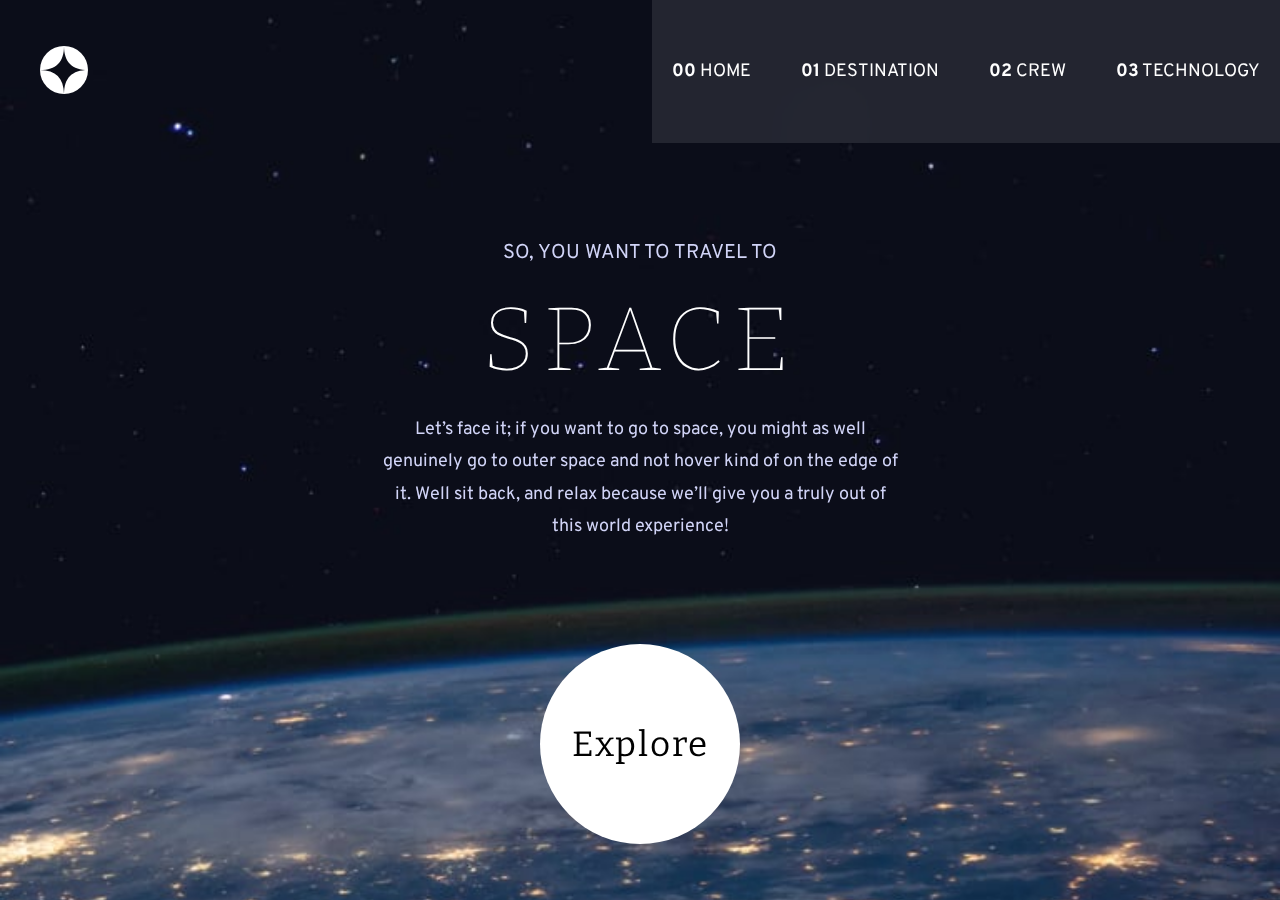
<file: starter-code/index.html>
<!DOCTYPE html>
<html lang="en">
<head>
  <meta charset="UTF-8">
  <meta name="viewport" content="width=device-width, initial-scale=1.0">

  <link rel="icon" type="image/png" sizes="32x32" href="./assets/favicon-32x32.png">

  <link rel="stylesheet" href="style.css">
  
  <title>Frontend Mentor | Space tourism website</title>
</head>
<body id="index-body">

  <nav>

    <div>
      <a href="index.html">
        <img src="assets/shared/logo.svg" alt="logo">
      </a>
    </div>

    <div id="menu-icon">
      <span></span>
      <span></span>
      <span></span>
    </div>

    <ul>
      <li><a href="index.html"><strong>00</strong> Home</a></li>
      <li><a href="destination-mars.html"><strong>01</strong> Destination</a></li>
      <li><a href="crew-engineer.html"><strong>02</strong> Crew</a></li>
      <li><a href="technology-vehicle.html"><strong>03</strong> Technology</a></li>
    </ul>

  </nav>

  <header>
    <div>
      <span>So, you want to travel to</span>
      <h1>Space</h1>
      <p>Let’s face it; if you want to go to space, you might as well genuinely go to 
        outer space and not hover kind of on the edge of it. Well sit back, and relax 
        because we’ll give you a truly out of this world experience!</p>
      </div>

      <div>
        <a href="destination-mars.html">Explore</a>
      </div>
  </header>

  <script src="script.js"></script>

</body>
</html>
</file>
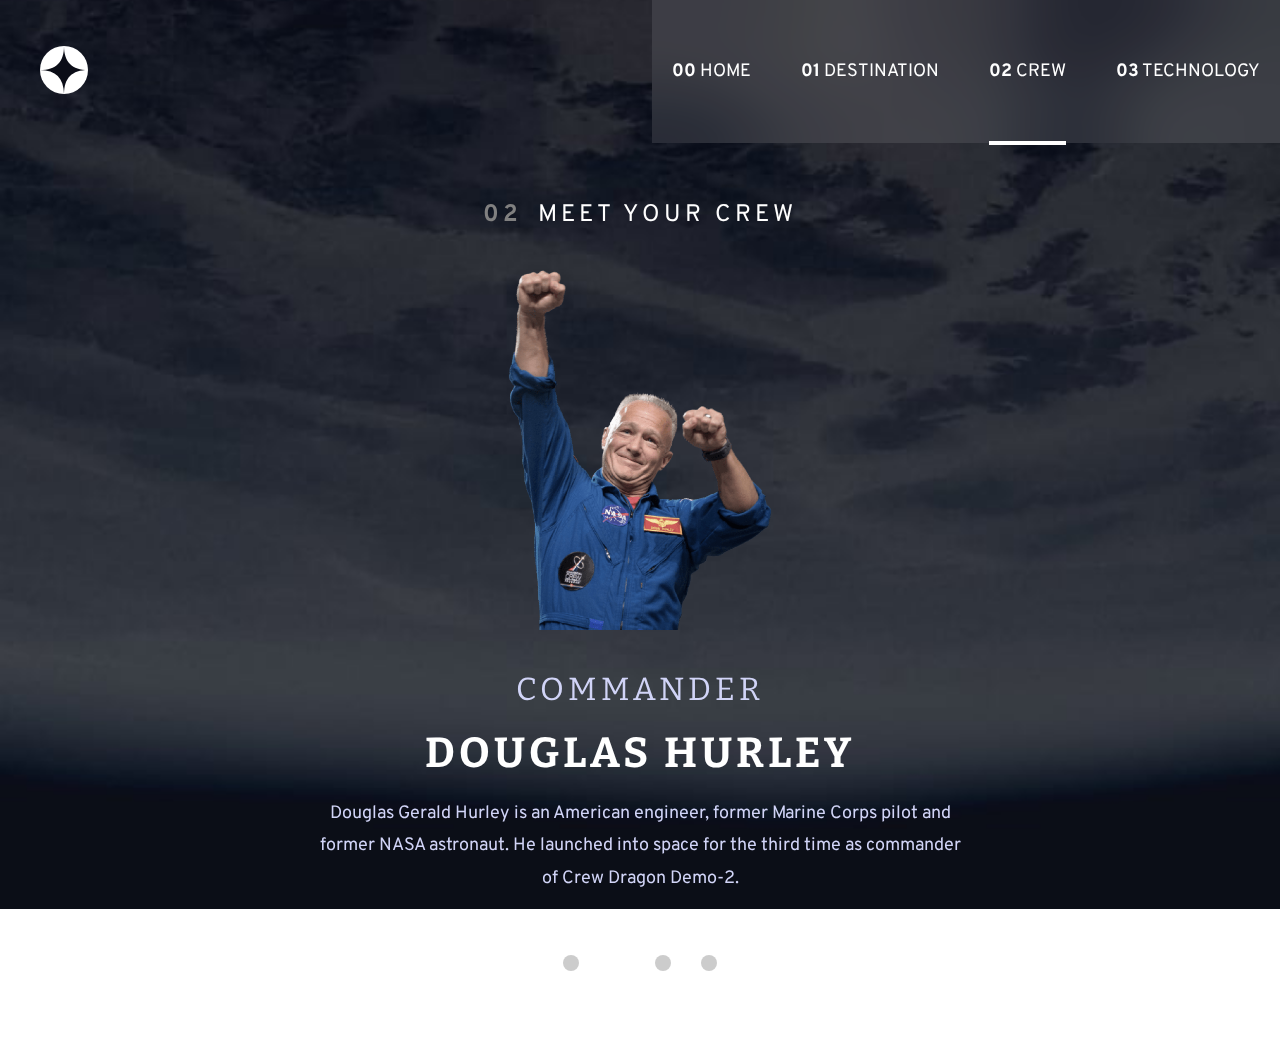
<file: starter-code/crew-commander.html>
<!DOCTYPE html>
<html lang="en">
<head>
  <meta charset="UTF-8">
  <meta name="viewport" content="width=device-width, initial-scale=1.0">

  <link rel="icon" type="image/png" sizes="32x32" href="./assets/favicon-32x32.png">
  
  <link rel="stylesheet" href="style.css">
  
  <title>Frontend Mentor | Space tourism website</title>
</head>
<body id="crew-body">


 <nav>

    <div>
      <a href="index.html">
        <img src="assets/shared/logo.svg" alt="logo">
      </a>
    </div>

    <div id="menu-icon">
      <span></span>
      <span></span>
      <span></span>
    </div>

    <ul>
      <li><a href="index.html"><strong>00</strong> Home</a></li>
      <li><a href="destination-mars.html"><strong>01</strong> Destination</a></li>
      <li><a class="page-selected" href="crew-engineer.html"><strong>02</strong> Crew</a></li>
      <li><a href="technology-vehicle.html"><strong>03</strong> Technology</a></li>
    </ul>

  </nav>

  <section id="crew-section">
    <div>
      <span><strong>02</strong> Meet your crew</span>
      <img src="assets/crew/image-douglas-hurley.png" alt="Douglas Hurley" title="Douglas Hurley">
    </div>
  </section>
  

  <main id="crew-main">
    <span id="meet-crew-pc"><strong>02</strong> Meet your crew</span>
    <span>Commander</span>
    <h1>Douglas Hurley</h1>
    <p>
      Douglas Gerald Hurley is an American engineer, former Marine Corps pilot 
      and former NASA astronaut. He launched into space for the third time as 
      commander of Crew Dragon Demo-2.
    </p>

    <ul>
      <li><a href="crew-pilot.html" title="Crew pilot"></a></li>
      <li><a class="selected-crew" href="crew-commander.html" title="Crew commander"></a></li>
      <li><a href="crew-specialist.html" title="Crew specialist"></a></li>
      <li><a href="crew-engineer.html" title="Crew engineer"></a></li>
    </ul>    

  </main>

  <script src="script.js"></script>

</body>
</html>
</file>
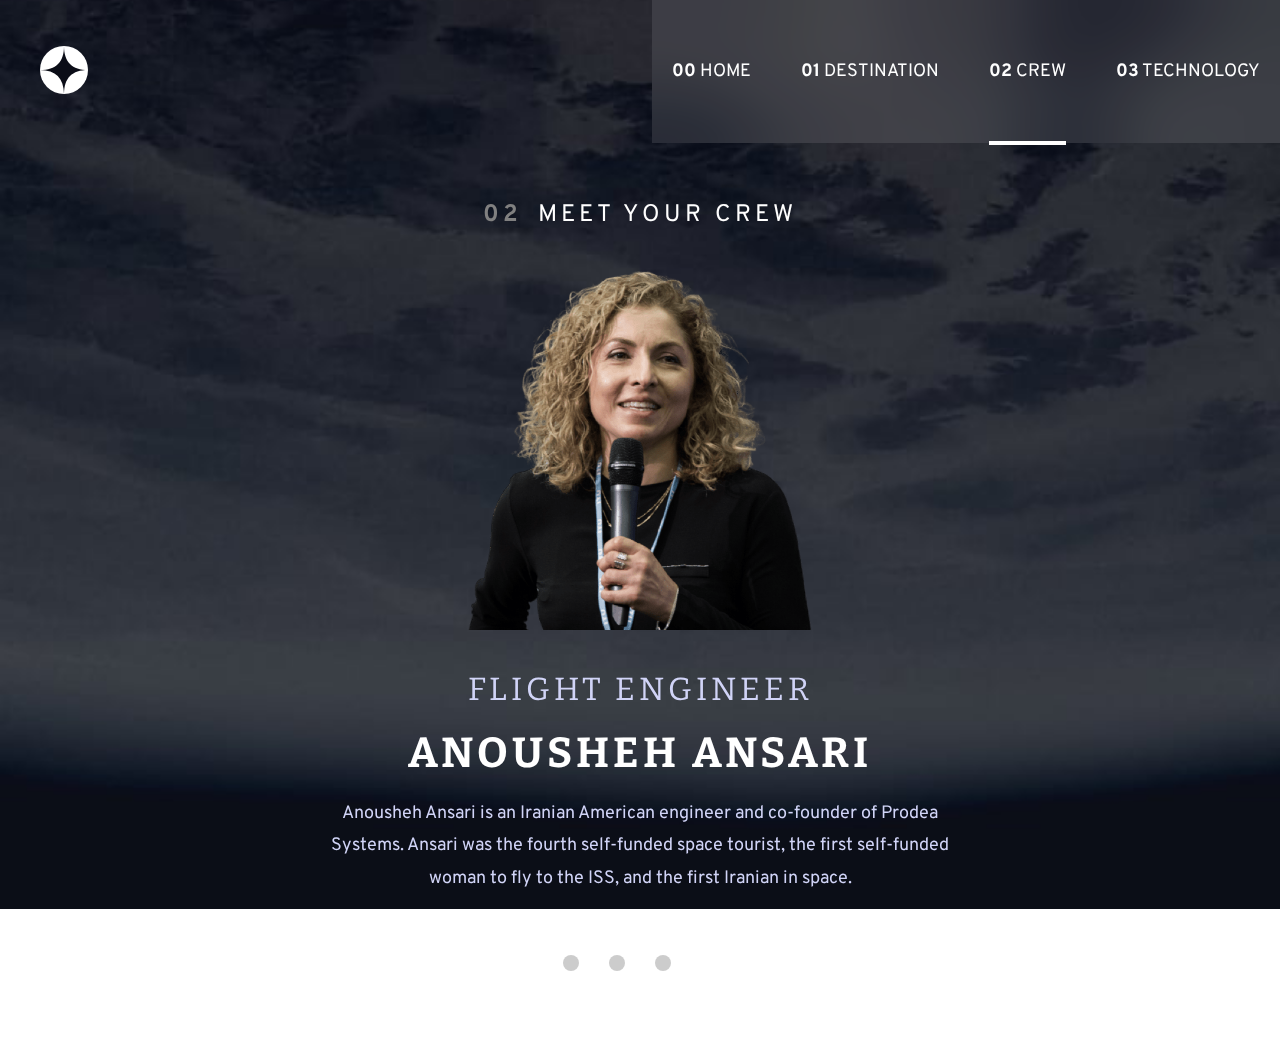
<file: starter-code/crew-engineer.html>
<!DOCTYPE html>
<html lang="en">
<head>
  <meta charset="UTF-8">
  <meta name="viewport" content="width=device-width, initial-scale=1.0">

  <link rel="icon" type="image/png" sizes="32x32" href="./assets/favicon-32x32.png">
 
  <link rel="stylesheet" href="style.css">
  
  <title>Frontend Mentor | Space tourism website</title>
</head>
<body id="crew-body">


 <nav>

    <div>
      <a href="index.html">
        <img src="assets/shared/logo.svg" alt="logo">
      </a>
    </div>

    <div id="menu-icon">
      <span></span>
      <span></span>
      <span></span>
    </div>

    <ul>
      <li><a href="index.html"><strong>00</strong> Home</a></li>
      <li><a href="destination-mars.html"><strong>01</strong> Destination</a></li>
      <li><a class="page-selected" href="crew-engineer.html"><strong>02</strong> Crew</a></li>
      <li><a href="technology-vehicle.html"><strong>03</strong> Technology</a></li>
    </ul>

  </nav>

  <section id="crew-section">
    <div>
      <span><strong>02</strong> Meet your crew</span>
      <img src="assets/crew/image-anousheh-ansari.png" alt="Anousheh Ansari" title="Anousheh Ansari">
    </div>
  </section>
  

  <main id="crew-main">
    <span id="meet-crew-pc"><strong>02</strong> Meet your crew</span>
    <span>Flight Engineer</span>
    <h1>Anousheh Ansari</h1>
    <p>
      Anousheh Ansari is an Iranian American engineer and co-founder of Prodea Systems. 
      Ansari was the fourth self-funded space tourist, the first self-funded woman to 
      fly to the ISS, and the first Iranian in space. 
    </p>

    <ul>
      <li><a href="crew-pilot.html" title="Crew pilot"></a></li>
      <li><a href="crew-commander.html" title="Crew commander"></a></li>
      <li><a href="crew-specialist.html" title="Crew specialist"></a></li>
      <li><a class="selected-crew" href="crew-engineer.html" title="Crew engineer"></a></li>
    </ul>    

  </main>

  <script src="script.js"></script>

</body>
</html>
</file>
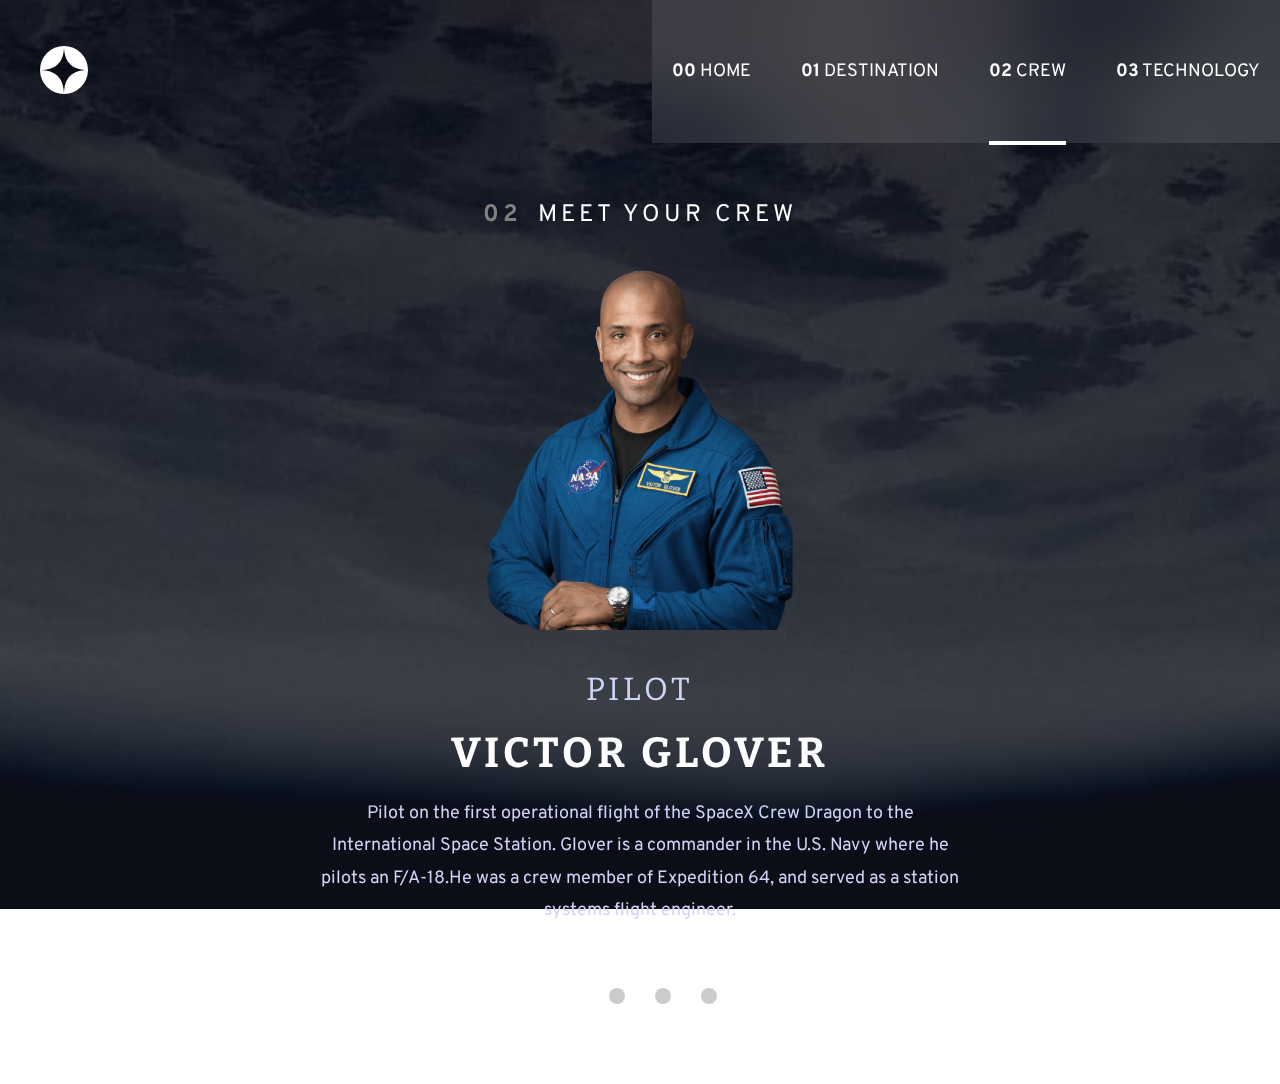
<file: starter-code/crew-pilot.html>
<!DOCTYPE html>
<html lang="en">
<head>
  <meta charset="UTF-8">
  <meta name="viewport" content="width=device-width, initial-scale=1.0">

  <link rel="icon" type="image/png" sizes="32x32" href="./assets/favicon-32x32.png">
 
  <link rel="stylesheet" href="style.css">
  
  <title>Frontend Mentor | Space tourism website</title>
</head>
<body id="crew-body">


 <nav>

    <div>
      <a href="index.html">
        <img src="assets/shared/logo.svg" alt="logo">
      </a>
    </div>

    <div id="menu-icon">
      <span></span>
      <span></span>
      <span></span>
    </div>

    <ul>
      <li><a href="index.html"><strong>00</strong> Home</a></li>
      <li><a href="destination-mars.html"><strong>01</strong> Destination</a></li>
      <li><a class="page-selected" href="crew-engineer.html"><strong>02</strong> Crew</a></li>
      <li><a href="technology-vehicle.html"><strong>03</strong> Technology</a></li>
    </ul>

  </nav>

  <section id="crew-section">
    <div>
      <span><strong>02</strong> Meet your crew</span>
      <img src="assets/crew/image-victor-glover.png" alt="Victor Glover" title="Victor Glover">
    </div>
  </section>
  

  <main id="crew-main">
    <span id="meet-crew-pc"><strong>02</strong> Meet your crew</span>
    <span>Pilot</span>
    <h1>Victor Glover</h1>
    <p>
      Pilot on the first operational flight of the SpaceX Crew Dragon to the 
      International Space Station. Glover is a commander in the U.S. Navy where 
      he pilots an F/A-18.He was a crew member of Expedition 64, and served as a 
      station systems flight engineer.  
    </p>

    <ul>
      <li><a class="selected-crew" href="crew-pilot.html"></a></li>
      <li><a href="crew-commander.html"></a></li>
      <li><a href="crew-specialist.html"></a></li>
      <li><a href="crew-engineer.html"></a></li>
    </ul>    

  </main>

  <script src="script.js"></script>


</body>
</html>
</file>
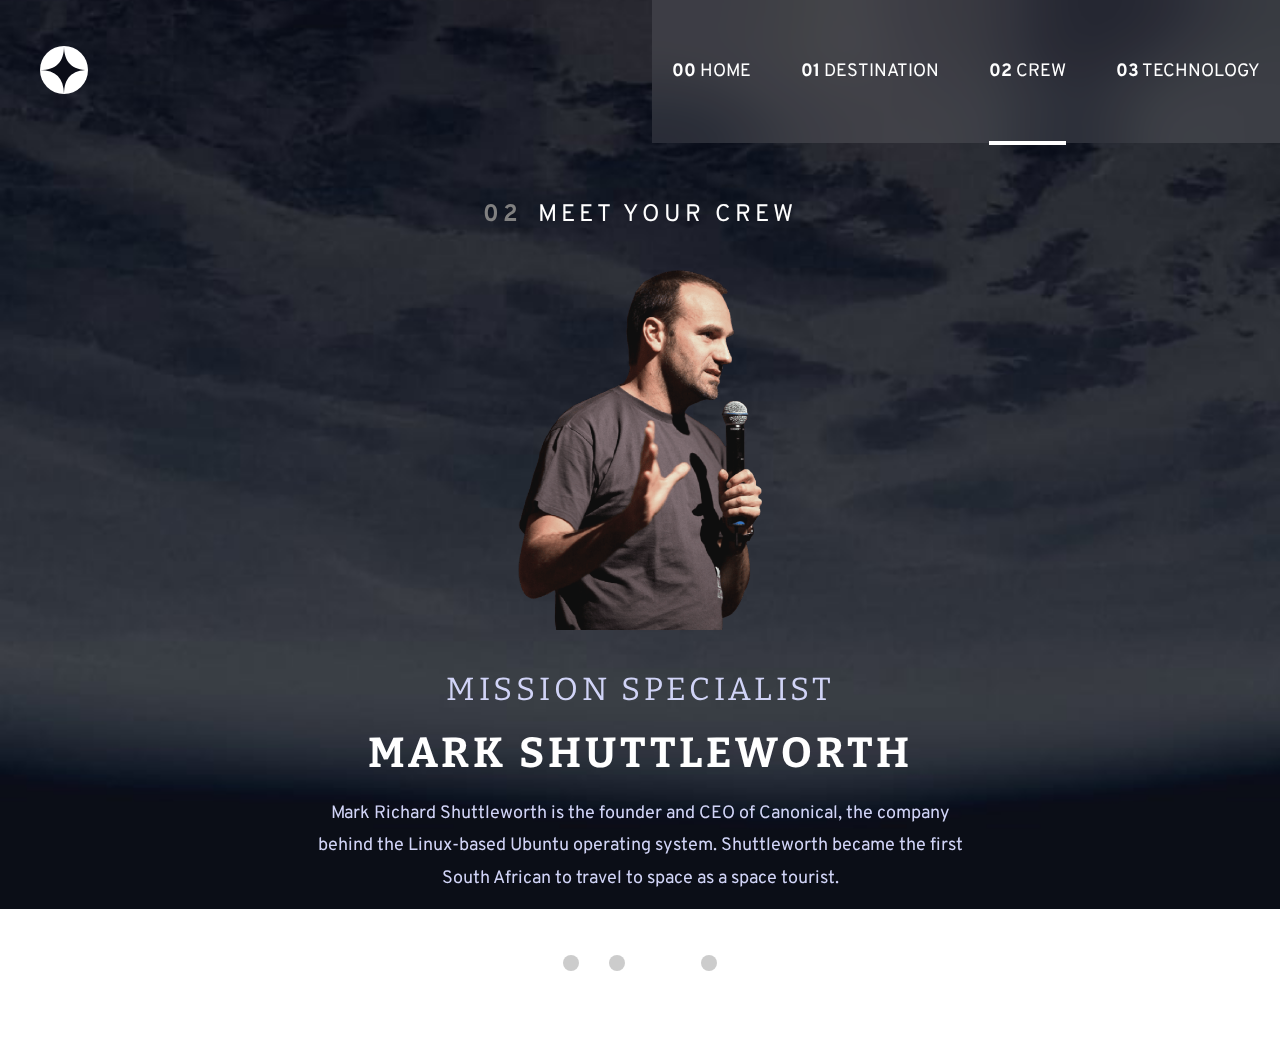
<file: starter-code/crew-specialist.html>
<!DOCTYPE html>
<html lang="en">
<head>
  <meta charset="UTF-8">
  <meta name="viewport" content="width=device-width, initial-scale=1.0">

  <link rel="icon" type="image/png" sizes="32x32" href="./assets/favicon-32x32.png">
  <link rel="stylesheet" href="style.css">
  
  <title>Frontend Mentor | Space tourism website</title>
</head>
<body id="crew-body">


 <nav>

    <div>
      <a href="index.html">
        <img src="assets/shared/logo.svg" alt="logo">
      </a>
    </div>

    <div id="menu-icon">
      <span></span>
      <span></span>
      <span></span>
    </div>

    <ul>
      <li><a href="index.html"><strong>00</strong> Home</a></li>
      <li><a href="destination-mars.html"><strong>01</strong> Destination</a></li>
      <li><a class="page-selected" href="crew-engineer.html"><strong>02</strong> Crew</a></li>
      <li><a href="technology-vehicle.html"><strong>03</strong> Technology</a></li>
    </ul>

  </nav>

  <section id="crew-section">
    <div>
      <span><strong>02</strong> Meet your crew</span>
      <img src="assets/crew/image-mark-shuttleworth.png" alt="Mark Shuttleworth" title="Mark Shuttleworth">
    </div>
  </section>
  

  <main id="crew-main">
    <span id="meet-crew-pc"><strong>02</strong> Meet your crew</span>
    <span>Mission Specialist</span>
    <h1>Mark Shuttleworth</h1>
    <p>
      Mark Richard Shuttleworth is the founder and CEO of Canonical, the company behind 
      the Linux-based Ubuntu operating system. Shuttleworth became the first South 
      African to travel to space as a space tourist.
    </p>

    <ul>
      <li><a href="crew-pilot.html" title="Crew pilot"></a></li>
      <li><a href="crew-commander.html" title="Crew commander"></a></li>
      <li><a class="selected-crew"  href="crew-specialist.html" title="Crew specialist"></a></li>
      <li><a href="crew-engineer.html" title="Crew engineer"></a></li>
    </ul>    

  </main>

  <script src="script.js"></script>

</body>
</html>
</file>
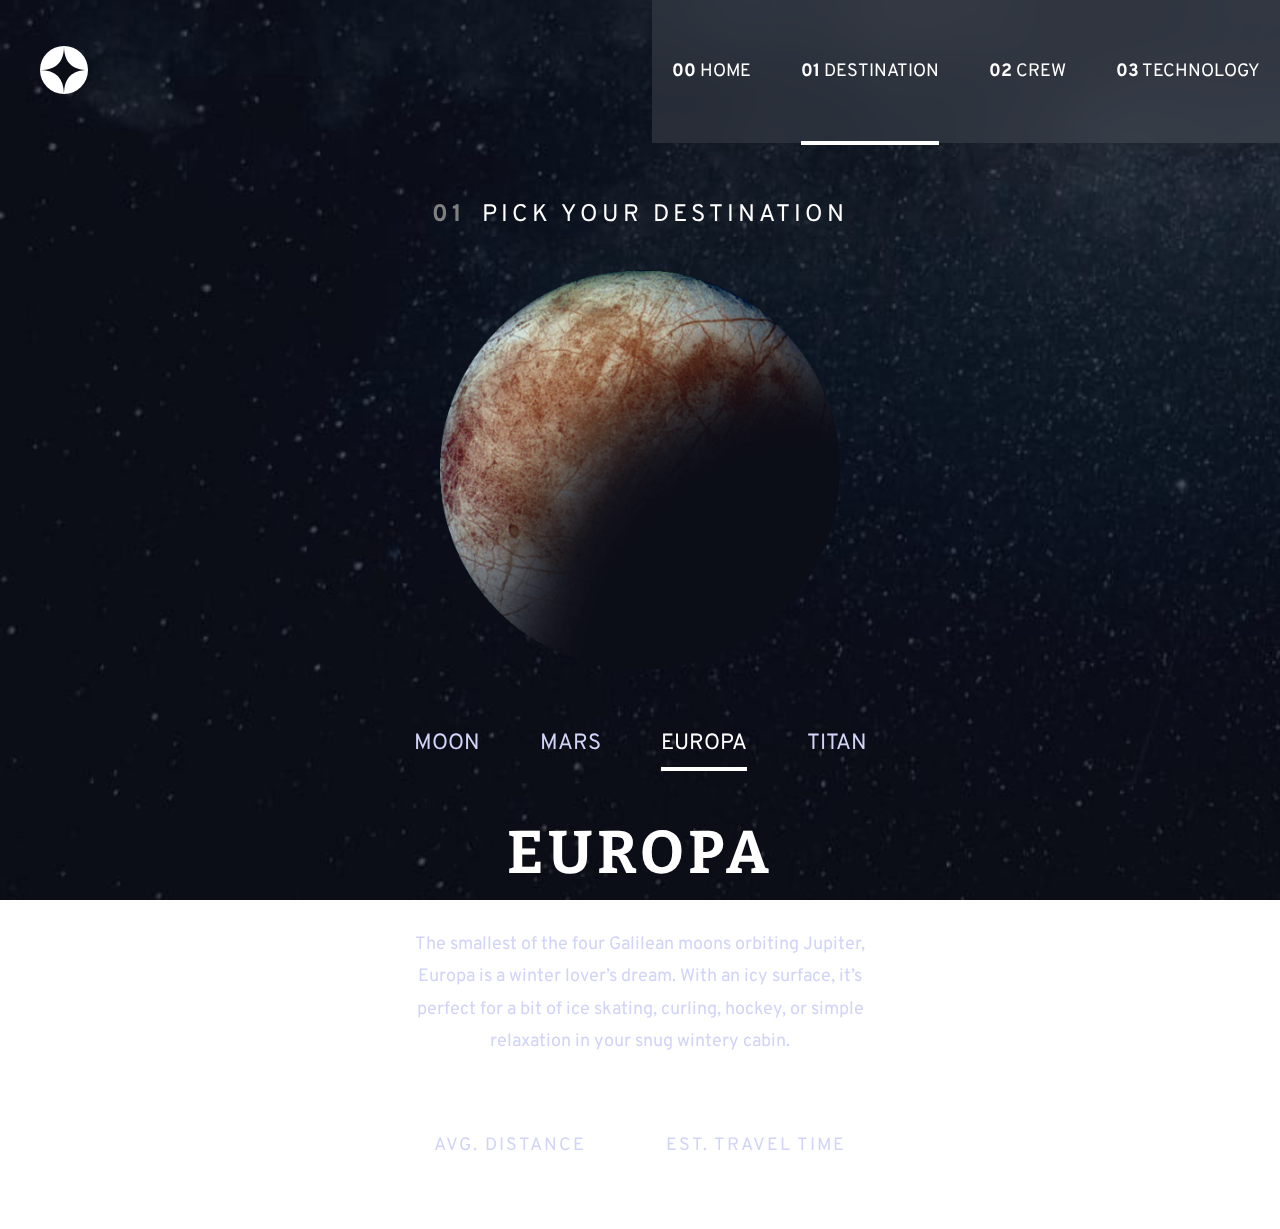
<file: starter-code/destination-europa.html>
<!DOCTYPE html>
<html lang="en">
<head>
  <meta charset="UTF-8">
  <meta name="viewport" content="width=device-width, initial-scale=1.0">

  <link rel="icon" type="image/png" sizes="32x32" href="./assets/favicon-32x32.png">
 
  <link rel="stylesheet" href="style.css">
  
  <title>Frontend Mentor | Space tourism website</title>
</head>
<body id="destination-body">


 <nav>

    <div>
      <a href="index.html">
        <img src="assets/shared/logo.svg" alt="logo">
      </a>
    </div>

    <div id="menu-icon">
      <span></span>
      <span></span>
      <span></span>
    </div>

    <ul>
      <li><a href="index.html"><strong>00</strong> Home</a></li>
      <li><a class="page-selected" href="destination-mars.html"><strong>01</strong> Destination</a></li>
      <li><a href="crew-pilot.html"><strong>02</strong> Crew</a></li>
      <li><a href="technology-vehicle.html"><strong>03</strong> Technology</a></li>
    </ul>

  </nav>


  <section id="destination-section">
    <div>
      <span><strong>01</strong> Pick your destination</span>
      <img src="assets/destination/image-europa.png" alt="Europa planet" title="Europa Planet">
    </div>
  </section>

  <main id="destination-main">

      <ul>
        <li><a href="destination-moon.html">Moon</a></li>
        <li><a href="destination-mars.html">Mars</a></li>
        <li><a class="selected-destination" href="destination-europa.html">Europa</a></li>
        <li><a href="destination-titan.html">Titan</a></li>
      </ul>      

      <h1>Europa</h1>
      <p>
        The smallest of the four Galilean moons orbiting Jupiter, Europa is a 
        winter lover’s dream. With an icy surface, it’s perfect for a bit of 
        ice skating, curling, hockey, or simple relaxation in your snug 
        wintery cabin.
      </p>

      <div>
        <div>
          <small>Avg. distance</small>
          <h4>628 mil. km</h4>
        </div>

        <div>
          <small>Est. travel time</small>
          <h4>3 years</h4>
        </div>
      </div>

  </main>

  <script src="script.js"></script>
  
</body>
</html>
</file>
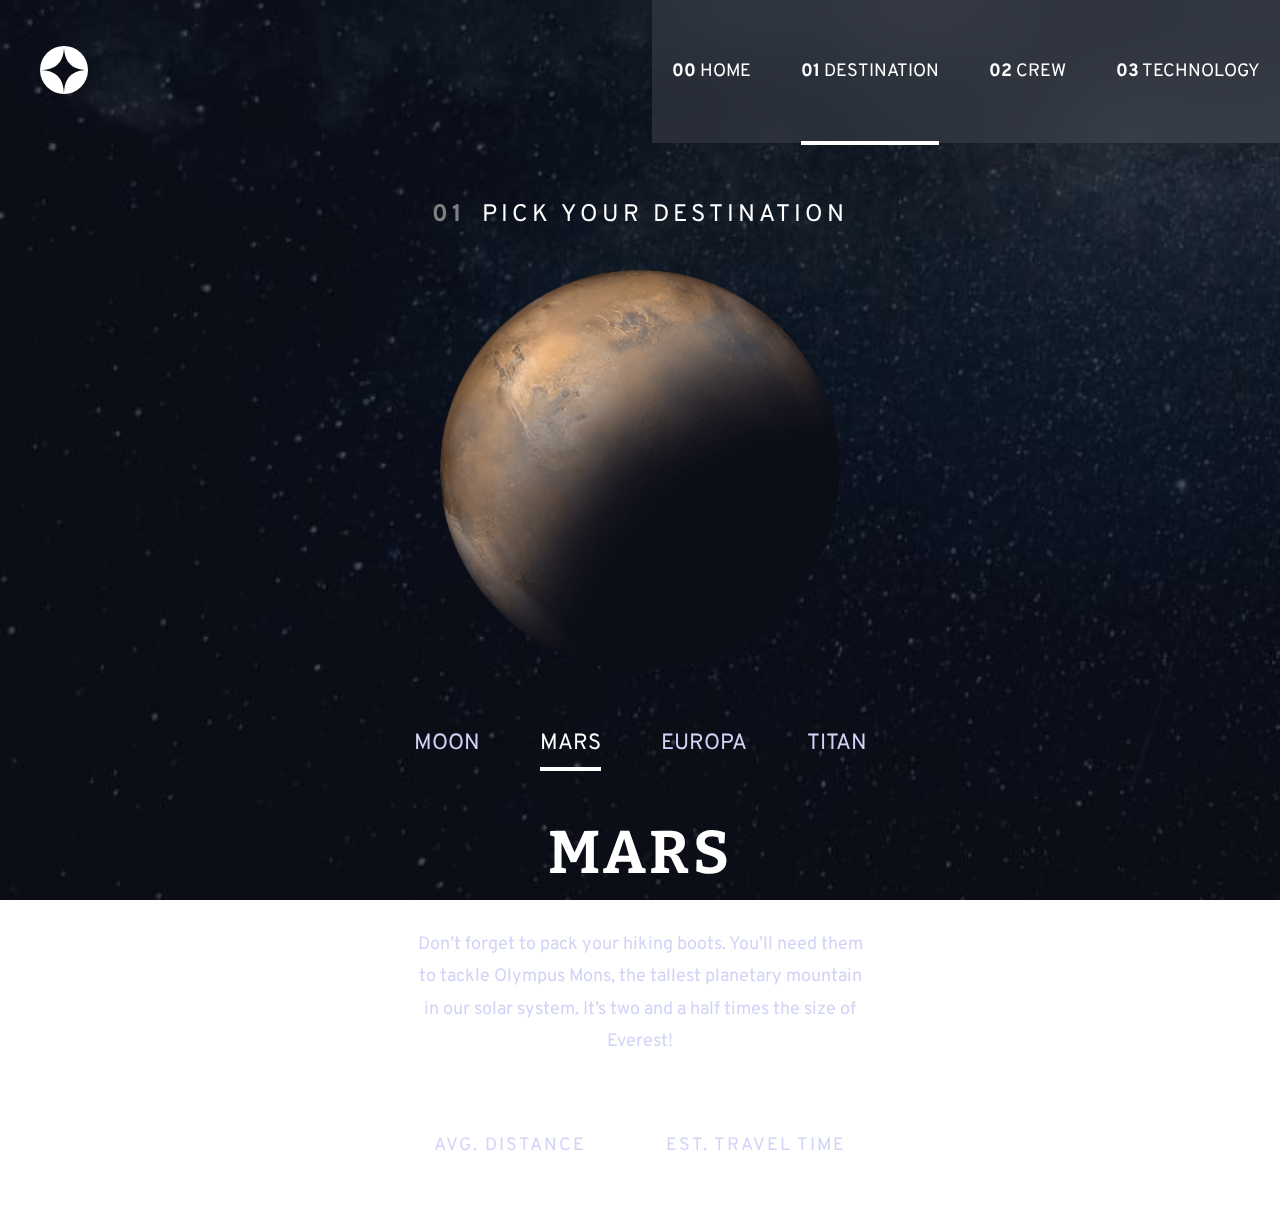
<file: starter-code/destination-mars.html>
<!DOCTYPE html>
<html lang="en">
<head>
  <meta charset="UTF-8">
  <meta name="viewport" content="width=device-width, initial-scale=1.0">

  <link rel="icon" type="image/png" sizes="32x32" href="./assets/favicon-32x32.png">

  <link rel="stylesheet" href="style.css">
  
  <title>Frontend Mentor | Space tourism website</title>
</head>
<body id="destination-body">


 <nav>

    <div>
      <a href="index.html">
        <img src="assets/shared/logo.svg" alt="logo">
      </a>
    </div>

    <div id="menu-icon">
      <span></span>
      <span></span>
      <span></span>
    </div>

    <ul>
      <li><a href="index.html"><strong>00</strong> Home</a></li>
      <li><a class="page-selected" href="destination-mars.html"><strong>01</strong> Destination</a></li>
      <li><a href="crew-pilot.html"><strong>02</strong> Crew</a></li>
      <li><a href="technology-vehicle.html"><strong>03</strong> Technology</a></li>
    </ul>

  </nav>


  <section id="destination-section">
    <div>
      <span><strong>01</strong> Pick your destination</span>
      <img src="assets/destination/image-mars.png" alt="Mars planet" title="Mars Planet">
    </div>
  </section>

  <main id="destination-main">

      <ul>
        <li><a href="destination-moon.html">Moon</a></li>
        <li><a class="selected-destination" href="destination-mars.html">Mars</a></li>
        <li><a href="destination-europa.html">Europa</a></li>
        <li><a href="destination-titan.html">Titan</a></li>
      </ul>      

      <h1>Mars</h1>
      <p>
        Don’t forget to pack your hiking boots. You’ll need them to tackle Olympus Mons, 
        the tallest planetary mountain in our solar system. It’s two and a half times 
        the size of Everest!
      </p>

      <div>
        <div>
          <small>Avg. distance</small>
          <h4>225 mil. km</h4>
        </div>

        <div>
          <small>Est. travel time</small>
          <h4>9 months</h4>
        </div>
      </div>

  </main>

  <script src="script.js"></script>

</body>
</html>
</file>
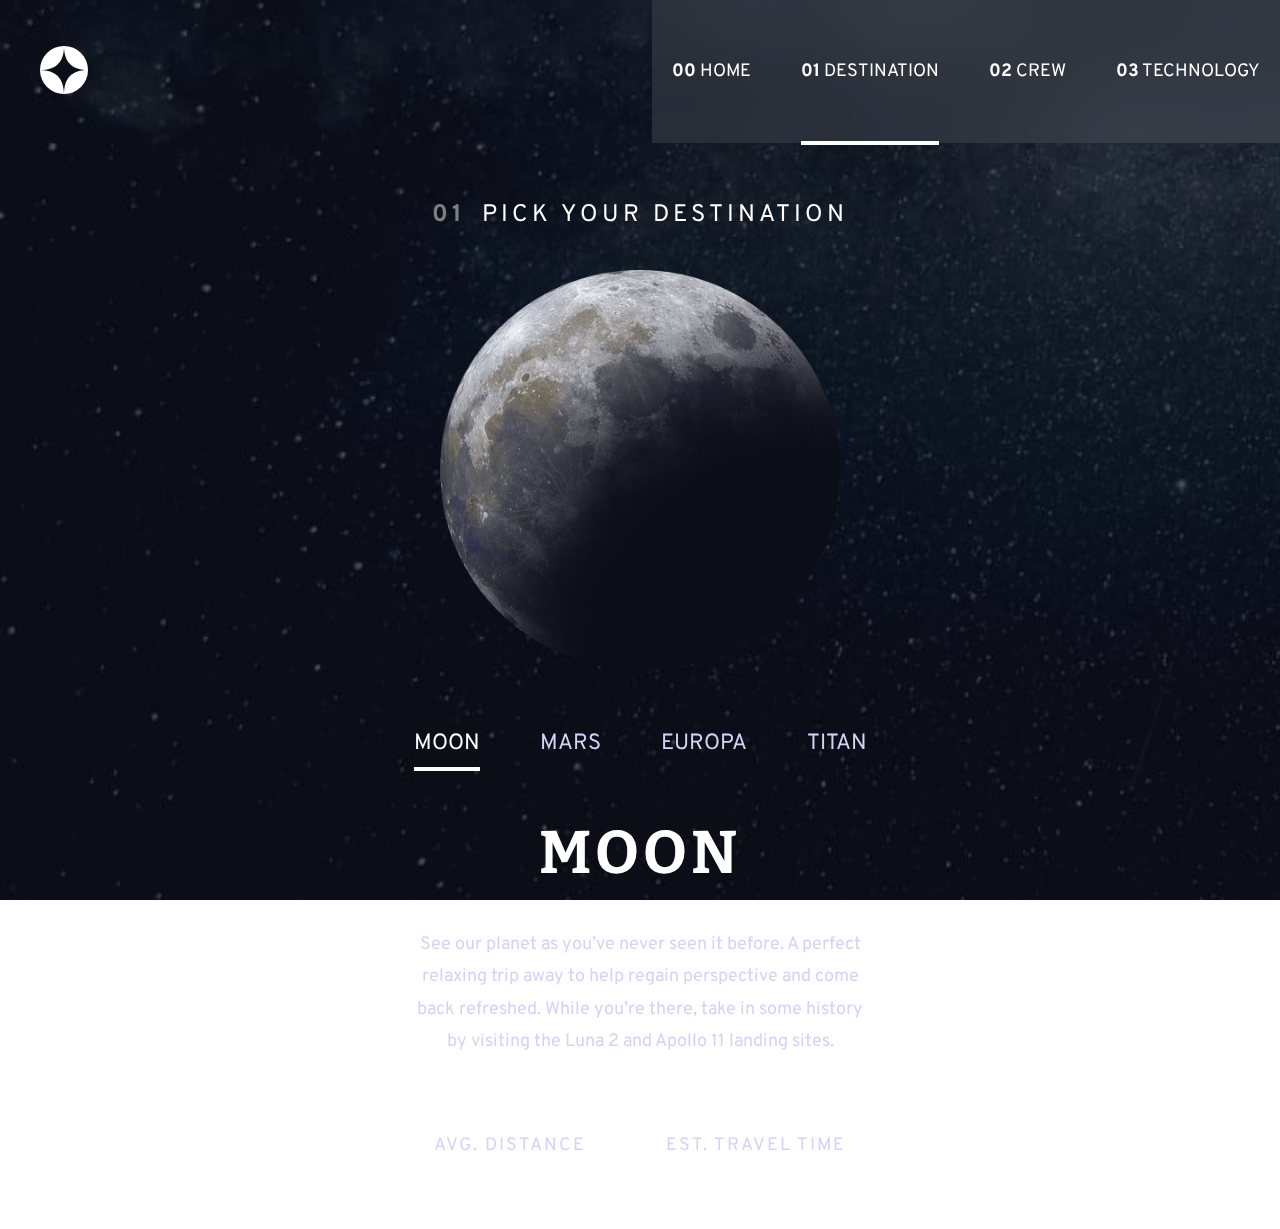
<file: starter-code/destination-moon.html>
<!DOCTYPE html>
<html lang="en">
<head>
  <meta charset="UTF-8">
  <meta name="viewport" content="width=device-width, initial-scale=1.0">

  <link rel="icon" type="image/png" sizes="32x32" href="./assets/favicon-32x32.png">

  <link rel="stylesheet" href="style.css">
  
  <title>Frontend Mentor | Space tourism website</title>
</head>
<body id="destination-body">


 <nav>

    <div>
      <a href="index.html">
        <img src="assets/shared/logo.svg" alt="logo">
      </a>
    </div>

    <div id="menu-icon">
      <span></span>
      <span></span>
      <span></span>
    </div>

    <ul>
      <li><a href="index.html"><strong>00</strong> Home</a></li>
      <li><a class="page-selected" href="destination-mars.html"><strong>01</strong> Destination</a></li>
      <li><a href="crew-pilot.html"><strong>02</strong> Crew</a></li>
      <li><a href="technology-vehicle.html"><strong>03</strong> Technology</a></li>
    </ul>

  </nav>


  <section id="destination-section">
    <div>
      <span><strong>01</strong> Pick your destination</span>
      <img src="assets/destination/image-moon.png" alt="the moon" title="The moon">
    </div>
  </section>

  <main id="destination-main">

      <ul>
        <li><a class="selected-destination" href="destination-moon.html">Moon</a></li>
        <li><a href="destination-mars.html">Mars</a></li>
        <li><a href="destination-europa.html">Europa</a></li>
        <li><a href="destination-titan.html">Titan</a></li>
      </ul>      

      <h1>Moon</h1>
      <p>
        See our planet as you’ve never seen it before. A perfect relaxing trip away to help 
        regain perspective and come back refreshed. While you’re there, take in some history 
        by visiting the Luna 2 and Apollo 11 landing sites.
      </p>

      <div>
        <div>
          <small>Avg. distance</small>
          <h4>384,400 km</h4>
        </div>

        <div>
          <small>Est. travel time</small>
          <h4>3 days</h4>
        </div>
      </div>

  </main>

  <script src="script.js"></script>

</body>
</html>
</file>
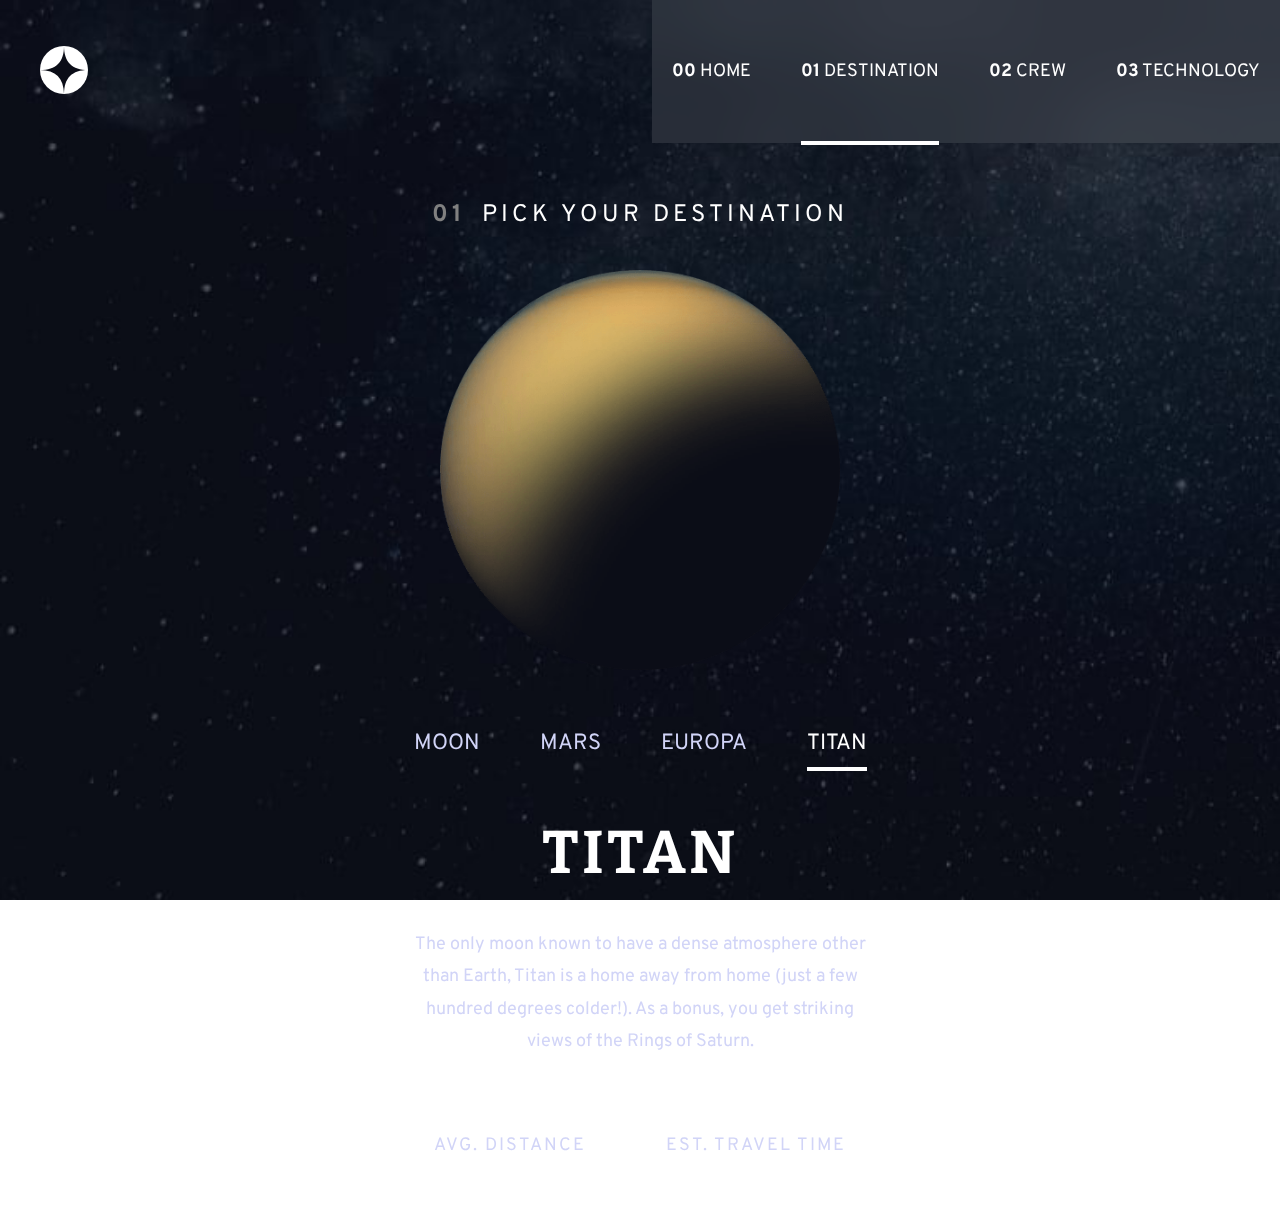
<file: starter-code/destination-titan.html>
<!DOCTYPE html>
<html lang="en">
<head>
  <meta charset="UTF-8">
  <meta name="viewport" content="width=device-width, initial-scale=1.0">

  <link rel="icon" type="image/png" sizes="32x32" href="./assets/favicon-32x32.png">
 
  <link rel="stylesheet" href="style.css">
  
  <title>Frontend Mentor | Space tourism website</title>
</head>
<body id="destination-body">


 <nav>

    <div>
      <a href="index.html">
        <img src="assets/shared/logo.svg" alt="logo">
      </a>
    </div>

    <div id="menu-icon">
      <span></span>
      <span></span>
      <span></span>
    </div>

    <ul>
      <li><a href="index.html"><strong>00</strong> Home</a></li>
      <li><a class="page-selected" href="destination-mars.html"><strong>01</strong> Destination</a></li>
      <li><a href="crew-pilot.html"><strong>02</strong> Crew</a></li>
      <li><a href="technology-vehicle.html"><strong>03</strong> Technology</a></li>
    </ul>

  </nav>


  <section id="destination-section">
    <div>
      <span><strong>01</strong> Pick your destination</span>
      <img src="assets/destination/image-titan.png" alt="Titan planet" title="Titan Planet">
    </div>
  </section>

  <main id="destination-main">

      <ul>
        <li><a href="destination-moon.html">Moon</a></li>
        <li><a href="destination-mars.html">Mars</a></li>
        <li><a href="destination-europa.html">Europa</a></li>
        <li><a class="selected-destination" href="destination-titan.html">Titan</a></li>
      </ul>      

      <h1>Titan</h1>
      <p>
        The only moon known to have a dense atmosphere other than Earth, Titan 
        is a home away from home (just a few hundred degrees colder!). As a 
        bonus, you get striking views of the Rings of Saturn.
      </p>

      <div>
        <div>
          <small>Avg. distance</small>
          <h4>1.6 bil. km</h4>
        </div>

        <div>
          <small>Est. travel time</small>
          <h4>7 years</h4>
        </div>
      </div>

  </main>

  <script src="script.js"></script>

  
</body>
</html>
</file>
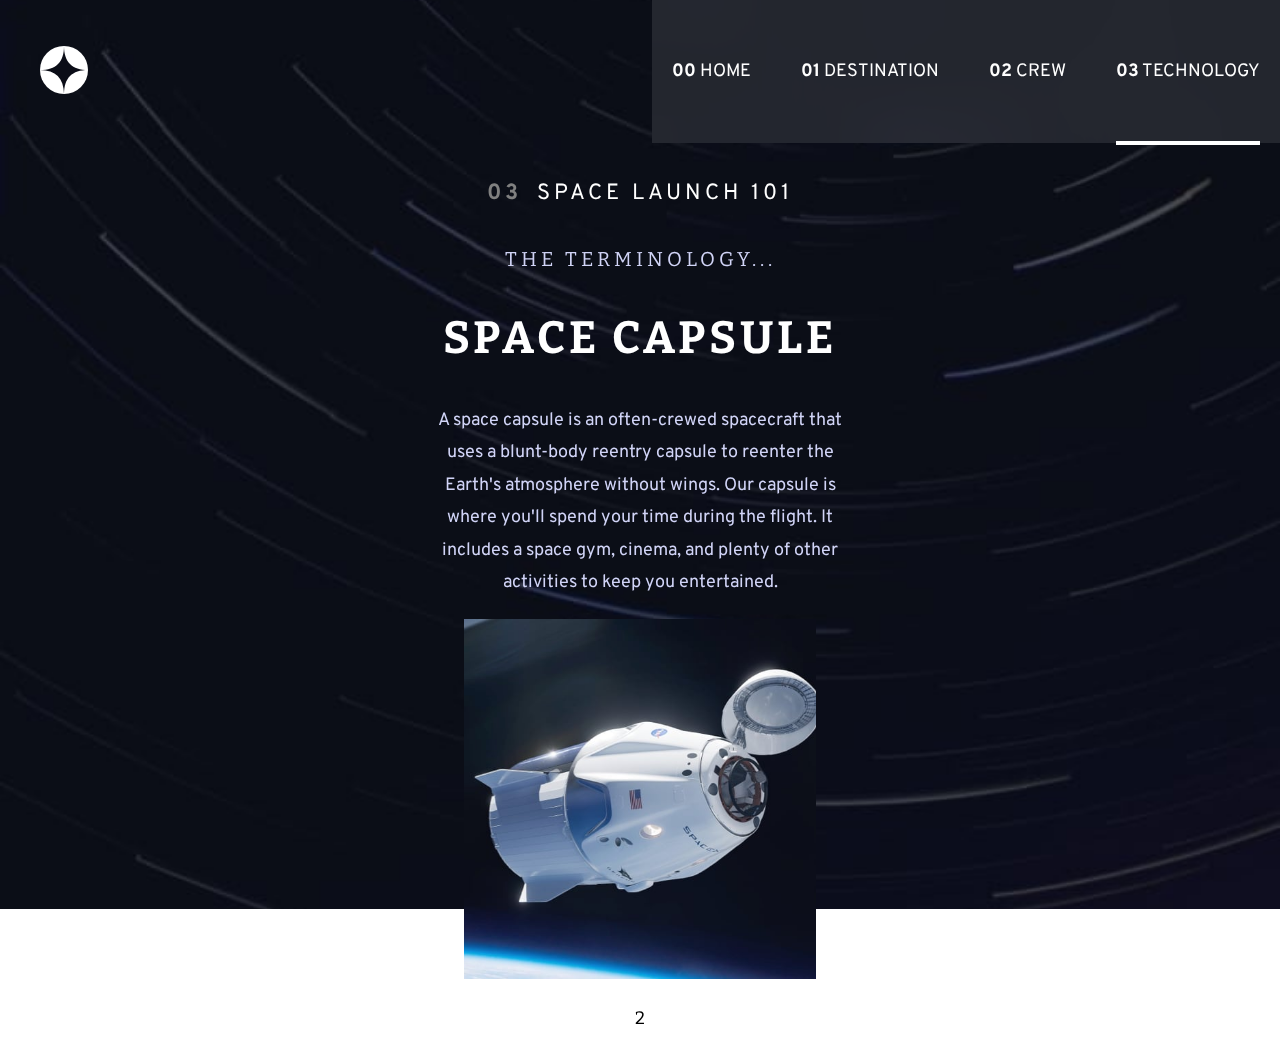
<file: starter-code/technology-capsule.html>
<!DOCTYPE html>
<html lang="en">
<head>
  <meta charset="UTF-8">
  <meta name="viewport" content="width=device-width, initial-scale=1.0">

  <link rel="icon" type="image/png" sizes="32x32" href="./assets/favicon-32x32.png">
 
  <link rel="stylesheet" href="style.css">
  
  <title>Frontend Mentor | Space tourism website</title>
</head>
<body id="technology-body">


 <nav>

    <div>
      <a href="index.html">
        <img src="assets/shared/logo.svg" alt="logo">
      </a>
    </div>

    <div id="menu-icon">
      <span></span>
      <span></span>
      <span></span>
    </div>

    <ul>
      <li><a href="index.html"><strong>00</strong> Home</a></li>
      <li><a href="destination-mars.html"><strong>01</strong> Destination</a></li>
      <li><a href="crew-engineer.html"><strong>02</strong> Crew</a></li>
      <li><a class="page-selected" href="technology-vehicle.html"><strong>03</strong> Technology</a></li>
    </ul>

  </nav>

  
  <main id="technology-main">
    <div>
        <ul id="list-technology-pc">
          <li><a href="technology-vehicle.html" title="Technology vehicle">1</a></li>
          <li><a class="selected-technology" href="technology-capsule.html" title="Technology capsule">2</a></li>
          <li><a href="technology-spaceport.html" title="Technology spaceport">3</a></li>
        </ul>    
      <div>
        <span><strong>03</strong> Space launch 101</span>
        <span>The terminology...</span>
        <h1>Space capsule</h1>
        <p>
          A space capsule is an often-crewed spacecraft that uses a blunt-body reentry 
          capsule to reenter the Earth's atmosphere without wings. Our capsule is where 
          you'll spend your time during the flight. It includes a space gym, cinema, 
          and plenty of other activities to keep you entertained.
        </p>
      </div>
    </div>
    
    <div>
     <img src="assets/technology/image-space-capsule-portrait.jpg" alt="space capsule" title="Space capsule">
      <ul id="list-technology-mobile">
        <li><a href="technology-vehicle.html" title="Technology vehicle">1</a></li>
        <li><a class="selected-technology" href="technology-capsule.html" title="Technology capsule">2</a></li>
        <li><a href="technology-spaceport.html" title="Technology spaceport">3</a></li>
      </ul>    
    </div>
  </main>
  
  <script src="script.js"></script>

</body>
</html>
</file>
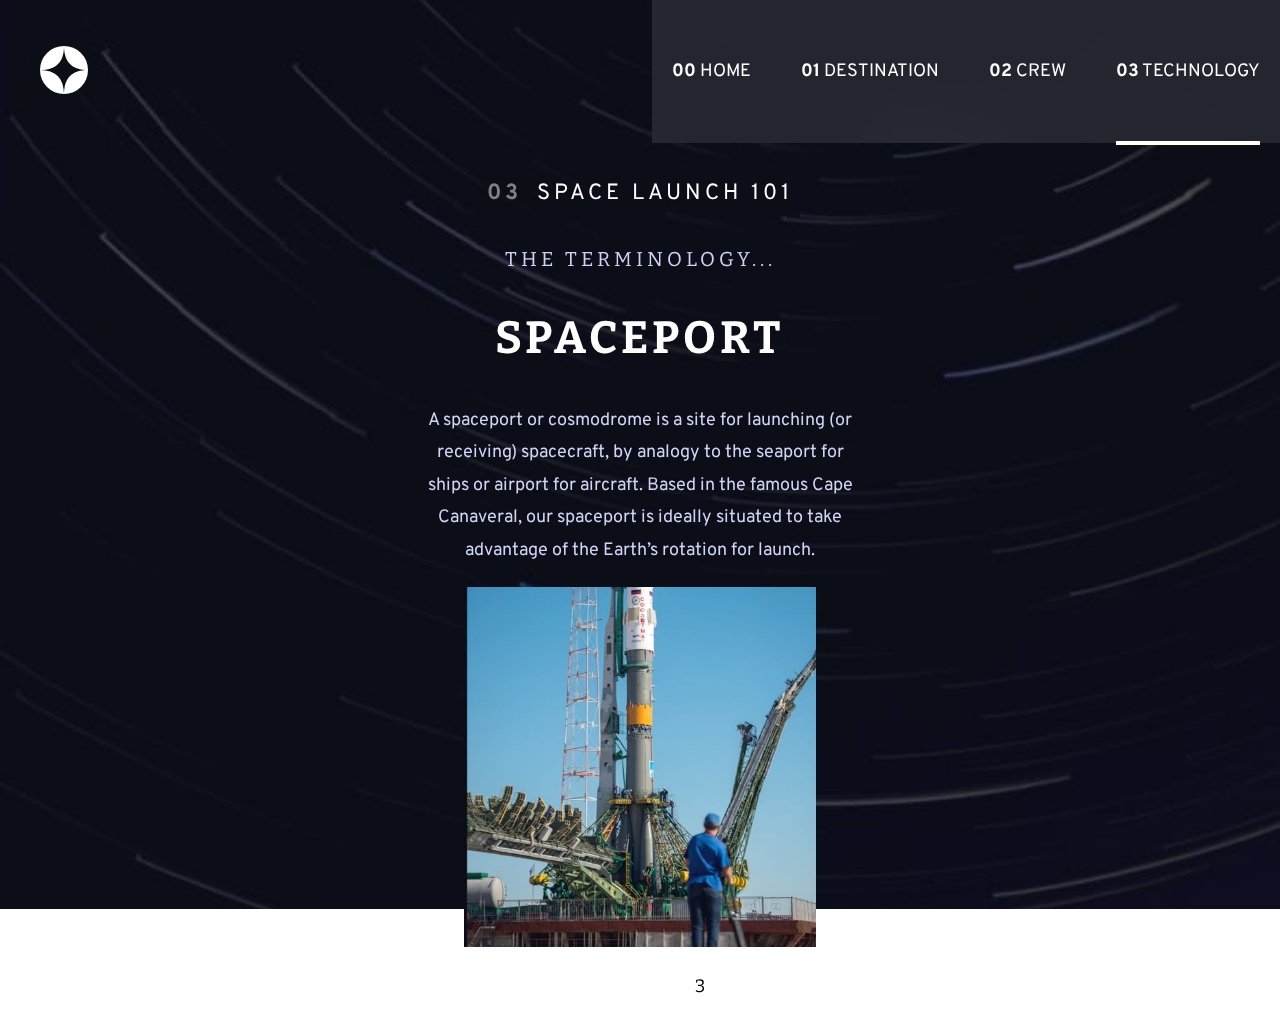
<file: starter-code/technology-spaceport.html>
<!DOCTYPE html>
<html lang="en">
<head>
  <meta charset="UTF-8">
  <meta name="viewport" content="width=device-width, initial-scale=1.0">

  <link rel="icon" type="image/png" sizes="32x32" href="./assets/favicon-32x32.png">

  <link rel="stylesheet" href="style.css">
  
  <title>Frontend Mentor | Space tourism website</title>
</head>
<body id="technology-body">


 <nav>

    <div>
      <a href="index.html">
        <img src="assets/shared/logo.svg" alt="logo">
      </a>
    </div>

    <div id="menu-icon">
      <span></span>
      <span></span>
      <span></span>
    </div>

    <ul>
      <li><a href="index.html"><strong>00</strong> Home</a></li>
      <li><a href="destination-mars.html"><strong>01</strong> Destination</a></li>
      <li><a href="crew-engineer.html"><strong>02</strong> Crew</a></li>
      <li><a class="page-selected" href="technology-vehicle.html"><strong>03</strong> Technology</a></li>
    </ul>

  </nav>

  
  <main id="technology-main">
    <div>
        <ul id="list-technology-pc">
          <li><a href="technology-vehicle.html" title="Technology vehicle">1</a></li>
          <li><a href="technology-capsule.html" title="Technology capsule">2</a></li>
          <li><a class="selected-technology" href="technology-spaceport.html" title="Technology spaceport">3</a></li>
        </ul>    
      <div>
        <span><strong>03</strong> Space launch 101</span>
        <span>The terminology...</span>
        <h1>Spaceport</h1>
        <p>
          A spaceport or cosmodrome is a site for launching (or receiving) spacecraft, 
          by analogy to the seaport for ships or airport for aircraft. Based in the 
          famous Cape Canaveral, our spaceport is ideally situated to take advantage 
          of the Earth’s rotation for launch.
        </p>
      </div>
    </div>
    
    <div>
     <img src="assets/technology/image-spaceport-portrait.jpg" alt="space spacesport" title="Space spacesport">
      <ul id="list-technology-mobile">
        <li><a href="technology-vehicle.html" title="Technology vehicle">1</a></li>
        <li><a href="technology-capsule.html" title="Technology capsule">2</a></li>
        <li><a class="selected-technology" href="technology-spaceport.html" title="Technology spaceport">3</a></li>
      </ul>    
    </div>
  </main>
  
  <script src="script.js"></script>

</body>
</html>
</file>
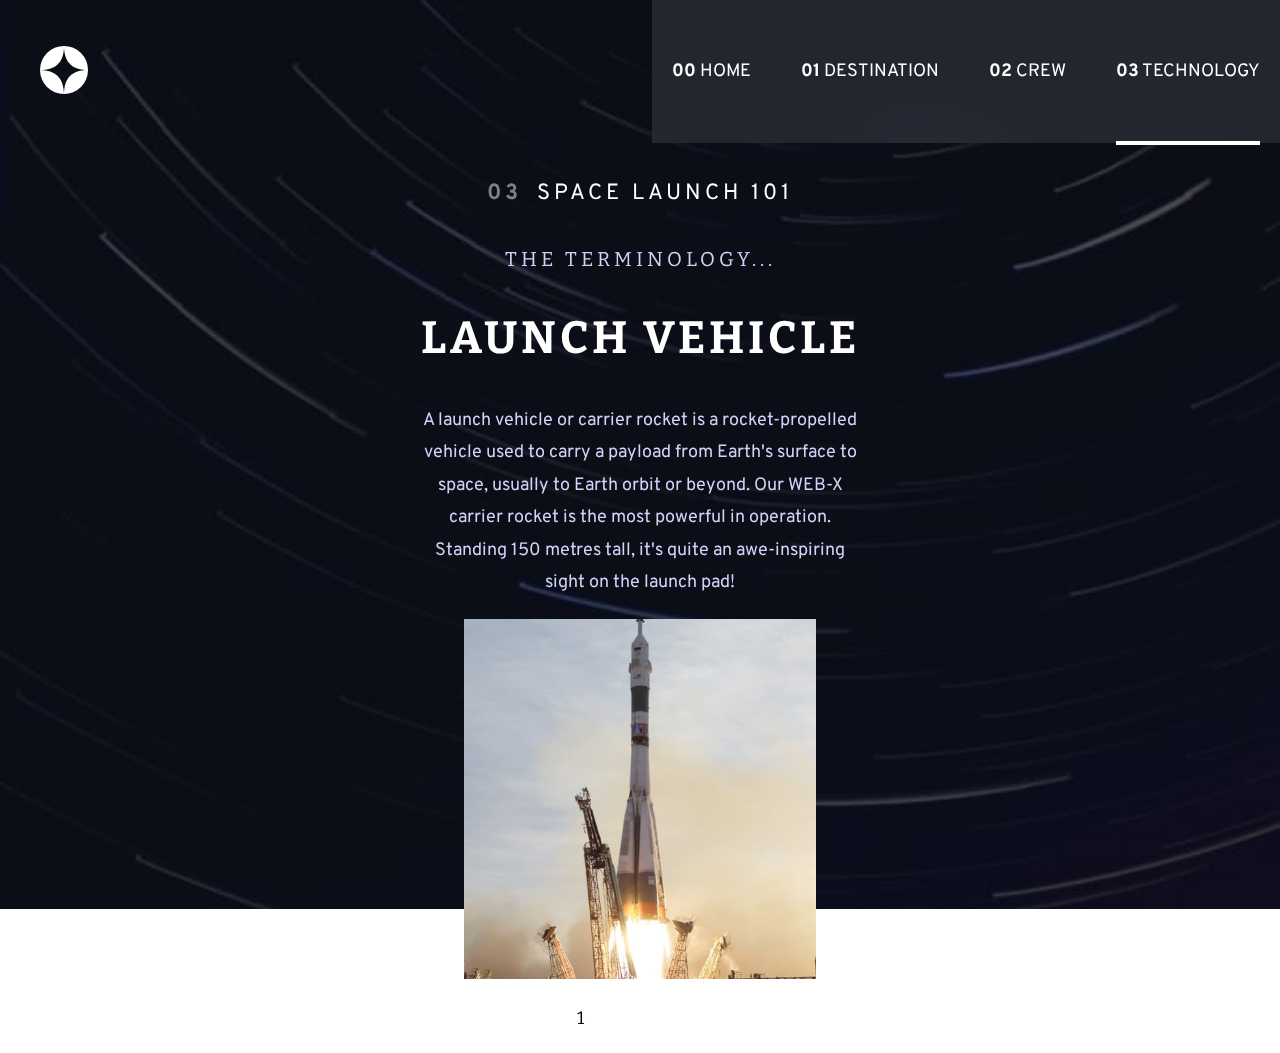
<file: starter-code/technology-vehicle.html>
<!DOCTYPE html>
<html lang="en">
<head>
  <meta charset="UTF-8">
  <meta name="viewport" content="width=device-width, initial-scale=1.0">

  <link rel="icon" type="image/png" sizes="32x32" href="./assets/favicon-32x32.png">

  <link rel="stylesheet" href="style.css">
  
  <title>Frontend Mentor | Space tourism website</title>
</head>
<body id="technology-body">


 <nav>

    <div>
      <a href="index.html">
        <img src="assets/shared/logo.svg" alt="logo">
      </a>
    </div>

    <div id="menu-icon">
      <span></span>
      <span></span>
      <span></span>
    </div>

    <ul>
      <li><a href="index.html"><strong>00</strong> Home</a></li>
      <li><a href="destination-mars.html"><strong>01</strong> Destination</a></li>
      <li><a href="crew-engineer.html"><strong>02</strong> Crew</a></li>
      <li><a class="page-selected" href="technology-vehicle.html"><strong>03</strong> Technology</a></li>
    </ul>

  </nav>

  
  <main id="technology-main">
    <div>
        <ul id="list-technology-pc">
          <li><a class="selected-technology" href="technology-vehicle.html" title="Technology vehicle">1</a></li>
          <li><a href="technology-capsule.html" title="Technology capsule">2</a></li>
          <li><a href="technology-spaceport.html" title="Technology spaceport">3</a></li>
        </ul>    
      <div>
        <span><strong>03</strong> Space launch 101</span>
        <span>The terminology...</span>
        <h1>Launch vehicle</h1>
        <p>
          A launch vehicle or carrier rocket is a rocket-propelled vehicle used to carry a 
          payload from Earth's surface to space, usually to Earth orbit or beyond. Our 
          WEB-X carrier rocket is the most powerful in operation. Standing 150 metres tall, 
          it's quite an awe-inspiring sight on the launch pad!
        </p>
      </div>
    </div>
    
    <div>
     <img src="assets/technology/image-launch-vehicle-portrait.jpg" alt="space rocket" title="Space rocket">
      <ul id="list-technology-mobile">
        <li><a class="selected-technology" href="technology-vehicle.html" title="Technology vehicle">1</a></li>
        <li><a href="technology-capsule.html" title="Technology capsule">2</a></li>
        <li><a href="technology-spaceport.html" title="Technology spaceport">3</a></li>
      </ul>    
    </div>
  </main>
  
  <script src="script.js"></script>

</body>
</html>
</file>
<file: starter-code/style.css>
@import url('https://fonts.googleapis.com/css2?family=Bitter&display=swap');
@import url('https://fonts.googleapis.com/css2?family=Overpass&display=swap');


* {
  padding: 0;
  margin: 0;
  box-sizing: border-box;
}

:root {
  --primary: #0B0D19;
  --secondary: #D1D4F7;
  --title: 'Bitter', serif;
  --text: 'Overpass', sans-serif;
}

html {
  overflow-x: hidden;
}

nav {
  display: flex;
  flex-direction: row;
  justify-content: space-between;
  align-items: center;
  position: fixed;
  width: 100%;
  background-color: transparent;
  z-index: 99999999;
}

nav > div:first-child {
  position: relative;
  padding: 30px 40px;
}

nav > #menu-icon {
  display: block;
  margin-top: 0px;
  margin-right: 35px;
  z-index: 999999;
}

nav > ul {
  position: absolute;
  top: 0;
  right: -400px;
  display: flex;
  flex-direction: column;
  align-items: flex-end;
  gap: 40px;
  background-color: rgba(255, 255, 255, 0.5);
  backdrop-filter: blur( 30px );
  -webkit-backdrop-filter: blur( 30px );
  height: 100vh;
  padding: 140px 40px 0px 40px;
  z-index: 9999;
  transition: all .3s ease-out;
}

nav > ul > li {
  list-style: none;
}

nav > ul > li > a {
  font-size: 18px;
  text-transform: uppercase;
  font-family: var(--text);
  color: white;
  text-decoration: none;
}

#menu-icon {
  width: 60px;
  height: 45px;
  position: relative;
  -webkit-transform: rotate(0deg);
  -moz-transform: rotate(0deg);
  -o-transform: rotate(0deg);
  transform: rotate(0deg) scale(.8);
  -webkit-transition: .5s ease-in-out;
  -moz-transition: .5s ease-in-out;
  -o-transition: .5s ease-in-out;
  transition: .5s ease-in-out;
  cursor: pointer;
}

#menu-icon span {
  display: block;
  position: absolute;
  height: 5px;
  width: 100%;
  background: var(--secondary);
  opacity: 1;
  left: 0;
  -webkit-transform: rotate(0deg);
  -moz-transform: rotate(0deg);
  -o-transform: rotate(0deg);
  transform: rotate(0deg);
  -webkit-transition: .25s ease-in-out;
  -moz-transition: .25s ease-in-out;
  -o-transition: .25s ease-in-out;
  transition: .25s ease-in-out;
}

#menu-icon span:nth-child(1) {
  top: 0px;
  -webkit-transform-origin: left center;
  -moz-transform-origin: left center;
  -o-transform-origin: left center;
  transform-origin: left center;
}

#menu-icon span:nth-child(2) {
  top: 18px;
  -webkit-transform-origin: left center;
  -moz-transform-origin: left center;
  -o-transform-origin: left center;
  transform-origin: left center;
}

#menu-icon span:nth-child(3) {
  top: 36px;
  -webkit-transform-origin: left center;
  -moz-transform-origin: left center;
  -o-transform-origin: left center;
  transform-origin: left center;
}

#menu-icon.open span:nth-child(1) {
  -webkit-transform: rotate(45deg);
  -moz-transform: rotate(45deg);
  -o-transform: rotate(45deg);
  transform: rotate(45deg);
  top: -3px;
  left: 8px;
}

#menu-icon.open span:nth-child(2) {
  width: 0%;
  opacity: 0;
}

#menu-icon.open span:nth-child(3) {
  -webkit-transform: rotate(-45deg);
  -moz-transform: rotate(-45deg);
  -o-transform: rotate(-45deg);
  transform: rotate(-45deg);
  top: 39px;
  left: 8px;
}


/* 
--------------------
Header
-------------------- 
*/


#index-body:before {
  content: "";
  position: fixed;
  top: 0;
  left: 0;
  width: 100vw;
  height: 101vh;
  background-image: url("assets/home/background-home-mobile.jpg");
  background-position: center;
  background-repeat: no-repeat;
  background-size: cover;
  z-index: -1;
}

header {
  display: flex;
  flex-direction: column;
  align-items: center;
  padding-top: 140px;
}

header > div {
  display: flex;
  flex-direction: column;
  text-align: center;
  gap: 20px;
}

header > div > span {
  font-family: var(--text);
  text-transform: uppercase;
  color: var(--secondary);
  font-size: 16px;
}

header > div > h1 {
  font-family: var(--title);
  font-size: 80px;
  font-weight: 100;
  text-transform: uppercase;
  letter-spacing: 8px;
  color: white;
}

header > div > p {
  font-family: var(--text);
  font-size: 16px;
  color: var(--secondary);
  text-align: center;
  max-width: 360px;
  line-height: 1.8;
  margin: 0 40px;
}

header > div > a {
  font-family: var(--title);
  font-size: 30px;
  letter-spacing: 2px;
  color: black;
  text-decoration: none;
  background-color: white;
  text-align: center;
  line-height: 180px;
  width: 180px;
  height: 180px;
  border-radius: 100%;
  margin-top: 60px;
  margin-bottom: 40px;
}




/* 
---------------------------------------
---------------------------------------
02 Destination
---------------------------------------
---------------------------------------
*/


#destination-body:after {
  content: "";
  background-image: url("assets/destination/background-destination-desktop.jpg");
  background-position: center;
  background-repeat: no-repeat;
  background-size: cover;
  position: fixed;
  top: 0;
  left: 0;
  width: 100vw;
  height: 100vh;
  z-index: -1;
}

#destination-section {
  display: flex;
  flex-direction: column;
  align-items: center;
  padding-top: 140px;
}

#destination-section > div {
  display: flex;
  flex-direction: column;
  align-items: center;
  text-align: center;
  gap: 40px;
}

#destination-section > div > span {
  font-family: var(--text);
  text-transform: uppercase;
  letter-spacing: 4px;
  font-size: 20px;
  color: white;
  margin: 0 40px;
}

#destination-section > div > span > strong {
  color: gray;
  margin-right: 6px;
}

#destination-section > div > img {
  width: 320px;
  height: 320px;
  object-fit: contain;
}


/* 
--------------
Destination main
--------------
*/


#destination-main {
  display: flex;
  flex-direction: column;
  justify-content: center;
  align-items: center;
  position: relative;
  margin-top: 40px;
  gap: 40px;
}

#destination-main > ul {
  display: flex;
  flex-direction: row;
  justify-content: center;
  align-items: center;
  gap: 20px;
}

#destination-main > ul > li {
  list-style: none;
}

#destination-main > ul > li > a {
  font-family: var(--text);
  font-size: 20px;
  text-transform: uppercase;
  text-decoration: none;
  padding-bottom: 10px;
  transition: all .3s ease-out;
}

#destination-main > ul > li > a:not(.selected-destination) {
  color: var(--secondary);
  text-decoration: none;
  border-bottom: 4px solid transparent;
}

.selected-destination {
  border-bottom: 4px solid white;
  color: white;
  text-decoration: none;
}

#destination-main > h1 {
  font-family: var(--title);
  font-size: 40px;
  color: white;
  letter-spacing: 4px;
  text-transform: uppercase;
  margin-top: 20px;
}

#destination-main > p {
  position: relative;
  font-family: var(--text);
  font-size: 16px;
  color: var(--secondary);
  line-height: 1.8;
  max-width: 364px;
  margin: 0 40px;
  text-align: center;
  /* max-width: 364px; */
  /* min-width: 300px; */
}

#destination-main > p:after {
  content: "";
  width: 100%;
  height: 1px;
  background-color: white;
  position: absolute;
  bottom: -40px;
  left: 0;
}

#destination-main > div {
  display: flex;
  flex-direction: row;
  justify-content: center;
  align-items: center;
  flex-wrap: wrap;
  gap: 20px;
  margin: 35px 40px;
}

#destination-main > div > div {
  display: flex;
  flex-direction: column;
  justify-content: center;
  align-items: center;
  gap: 10px;
}

#destination-main > div > div > small {
  font-family: var(--text);
  font-size: 16px;
  text-transform: uppercase;
  letter-spacing: 2px;
  color: var(--secondary);
}

#destination-main > div > div > h4 {
  font-family: var(--title);
  font-size: 20px;
  text-transform: uppercase;
  letter-spacing: 2px;
  color: white;
}




/* 
---------------------------------------
---------------------------------------
02 Crew
---------------------------------------
---------------------------------------
*/



#crew-body:after {
  content: "";
  background-image: url("assets/crew/background-crew-mobile.jpg");
  background-position: center;
  background-repeat: no-repeat;
  background-size: cover;
  position: fixed;
  top: 0;
  left: 0;
  width: 100vw;
  height: 101vh;
  z-index: -1;
}

#crew-section {
  display: flex;
  flex-direction: column;
  align-items: center;
  padding-top: 140px;
}

#crew-section > div {
  display: flex;
  flex-direction: column;
  align-items: center;
  gap: 40px;
}

#crew-section > div > span {
  font-family: var(--text);
  text-transform: uppercase;
  letter-spacing: 4px;
  font-size: 20px;
  color: white;
}

#crew-section > div > span > strong {
  color: gray;
  margin-right: 6px;
}

#crew-section > div > img {
  width: 320px;
  height: 320px;
  object-fit: contain;
}


/* 
--------------
crew main
--------------
*/


#crew-main {
  display: flex;
  flex-direction: column;
  justify-content: center;
  align-items: center;
  text-align: left;
  position: relative;
  margin-top: 40px;
  gap: 20px;
}

#crew-main > #meet-crew-pc {
  display: none;
}

#crew-main > span {
  text-align: center;
  font-family: var(--title);
  font-size: 30px;
  color: var(--secondary);
  letter-spacing: 4px;
  text-transform: uppercase;
}

#crew-main > h1 {
  text-align: center;
  font-family: var(--title);
  font-size: 40px;
  color: white;
  letter-spacing: 4px;
  text-transform: uppercase;
}

#crew-main > p {
  text-align: center;
  position: relative;
  font-family: var(--text);
  font-size: 16px;
  color: var(--secondary);
  line-height: 1.8;
  max-width: 440px;
  margin: 0 40px;
  margin-bottom: 40px;
}

#crew-main > ul {
  display: flex;
  flex-direction: row;
  justify-content: center;
  align-items: center;
  gap: 30px;
  margin-bottom: 40px;
}

#crew-main > ul > li {
  list-style: none;
}

#crew-main > ul > li > a {
  width: 12px;
  height: 12px;
  border-radius: 50px;
  display: block;
}

#crew-main > ul > li > a:not(.selected-crew) {
  background-color: gray;
  opacity: .4;
}

.selected-crew {
  background-color: white;
}





/* 
---------------------------------------
---------------------------------------
03 Technology
---------------------------------------
---------------------------------------
*/


#technology-body:after {
  content: "";
  background-image: url("assets/technology/background-technology-mobile.jpg");
  background-position: center;
  background-repeat: no-repeat;
  background-size: cover;
  position: fixed;
  top: 0;
  left: 0;
  width: 100vw;
  height: 101vh;
  z-index: -1;
}

#technology-main {
  display: flex;
  flex-direction: column;
  align-items: center;
  padding-top: 140px;
}

#technology-main > div > #list-technology-pc {
  display: none;
}

#technology-main > div > div {
  display: flex;
  flex-direction: column;
  align-items: center;
  gap: 40px;
}

#technology-main > div > div > span:first-child {
  font-family: var(--text);
  text-transform: uppercase;
  letter-spacing: 4px;
  font-size: 20px;
  color: white;
}

#technology-main > div > div > span {
  font-family: var(--title);
  text-transform: uppercase;
  letter-spacing: 4px;
  font-size: 18px;
  color: var(--secondary);
}

#technology-main > div > div > span > strong {
  color: gray;
  margin-right: 6px;
}

#technology-main > div > div > h1 {
  text-align: center;
  font-family: var(--title);
  font-size: 40px;
  color: white;
  letter-spacing: 4px;
  text-transform: uppercase;
}

#technology-main > div > div > p {
  text-align: center;
  position: relative;
  font-family: var(--text);
  font-size: 16px;
  color: var(--secondary);
  line-height: 1.8;
  max-width: 440px;
  margin: 0 40px;
  margin-bottom: 20px;
}

#technology-main > div > img {
  width: 320px;
  height: 320px;
  object-fit: contain;
}

#technology-main > div > #list-technology-mobile {
  display: flex;
  flex-direction: row;
  justify-content: center;
  align-items: center;
  gap: 30px;
  margin-top: 20px;
  margin-bottom: 40px;
}

#technology-main > div > #list-technology-mobile > li {
  list-style: none;
}

#technology-main > div > #list-technology-mobile > li > a {
  font-family: var(--title);
  text-align: center;
  text-decoration: none;
  width: 25px;
  height: 25px;
  line-height: 25px;
  border-radius: 50px;
  display: block;
  color: black;
}

#technology-main > div > #list-technology-mobile > li > a:not(.selected-technology) {
  background-color: transparent;
  outline: 1px solid white;
  color: white;
}

.selected-technology {
  background-color: white;
}




/* 
--------------
Media tablet
--------------
*/



@media only screen and (min-width: 768px) {

  nav > #menu-icon {
    display: none;
  }

  nav > ul {
    position: static;
    right: 0;
    flex-direction: row;
    gap: 10px;
    background-color: rgba(255, 255, 255, 0.1);
    height: fit-content;
    padding: 0 0 0 0;
  }

  nav > ul > li {
    list-style: none;
    padding: 60px 20px;
  }
  
  nav > ul > li > a {
    border-bottom: 4px solid transparent;
    padding-bottom: 58px;
  }

  .page-selected {
    border-bottom: 4px solid white;
  }


  /* 
  --------------
  Header
  --------------
  */

  
  #index-body:before {
    background-image: url("assets/home/background-home-tablet.jpg");
  }

  header {
    padding-top: 240px;
    gap: 40px;
  }
  
  header > div > span {
    font-size: 20px;
  }

  header > div > h1 {
    font-size: 90px;
  }

  header > div > p {
    font-size: 18px;
    max-width: 520px;
  }

  header > div > a {
    font-size: 35px;
    line-height: 200px;
    width: 200px;
    height: 200px;
  }
    

  /* 
  ---------------------------------------
  ---------------------------------------
  02 Destination
  ---------------------------------------
  ---------------------------------------
  */



  #destination-body:after {
    background-image: url("assets/destination/background-destination-tablet.jpg");
  }

  #destination-section {
    padding-top: 200px;
  }

  #destination-section > div > span {
    font-size: 24px;
  }

  #destination-section > div > img {
    width: 400px;
    height: 400px;
    object-fit: contain;
  }


  /* 
  --------------
  Destination main
  --------------
  */


  #destination-main {
    margin-top: 60px;
  }

  #destination-main > ul {
    gap: 60px;
  }

  #destination-main > ul > li > a {
    font-size: 22px;
  }

  #destination-main > h1 {
    font-size: 60px;
  }

  #destination-main > p {
    font-size: 18px;
    max-width: 460px;
  }

  #destination-main > div {
    gap: 80px;
  }

  #destination-main > div > div > small {
    font-size: 18px;
  }

  #destination-main > div > div > h4 {
    font-size: 22px;
  }



  

  /* 
  ---------------------------------------
  ---------------------------------------
  02 crew
  ---------------------------------------
  ---------------------------------------
  */


  #crew-body:after {
    background-image: url("assets/crew/background-crew-tablet.jpg");
  }

  
  #crew-section {
    display: flex;
    flex-direction: column;
    align-items: center;
    padding-top: 200px;
  }

  #crew-section > div {
    display: flex;
    flex-direction: column;
    align-items: center;
    gap: 40px;
  }

  #crew-section > div > span {
    font-size: 24px;
  }

  #crew-section > div > img {
    width: 360px;
    height: 360px;
  }


  /* 
  --------------
  crew main
  --------------
  */


  #crew-main > span {
    font-size: 32px;
  }

  #crew-main > h1 {
    font-size: 42px;
  }

  #crew-main > p {
    font-size: 18px;
    max-width: 650px;
  }

  #crew-main > ul > li > a {
    width: 16px;
    height: 16px;
    margin-bottom: 40px;
  }




  

  /* 
  ---------------------------------------
  ---------------------------------------
  03 Technology
  ---------------------------------------
  ---------------------------------------
  */


  #technology-body:after {
    background-image: url("assets/technology/background-technology-tablet.jpg");
  }

  #technology-main {
    padding-top: 180px;
  }

  #technology-main > div > div > span:first-child {
    font-size: 22px;
  }

  #technology-main > div > div > span {
    font-size: 20px;
  }

  #technology-main > div > div > h1 {
    font-size: 45px;
  }

  #technology-main > div > div > p {
    font-size: 18px;
  }

  #technology-main > div > img {
    width: 360px;
    height: 360px;
  }

  #technology-main > div > #list-technology-mobile {
    margin-top: 20px;
    margin-bottom: 20px;
  }

  #technology-main > div > #list-technology-mobile > li > a {
    font-size: 18px;
    width: 30px;
    height: 30px;
    line-height: 30px;
  }

  #technology-main > div > #list-technology-mobile > li > a:not(.selected-technology) {
    background-color: transparent;
    outline: 1px solid white;
    color: white;
  }

  .selected-technology {
    background-color: white;
  }





}


/* 
--------------
Media desktop
--------------
*/



@media only screen and (min-width: 1440px) {

  nav {
    margin-top: 40px;
  }

  nav > div:first-child {
    padding: 35px 60px;
  }

  nav > ul {
    position: static;
    right: 0;
    flex-direction: row;
    gap: 10px;
    background-color: rgba(255, 255, 255, 0.1);
    height: fit-content;
    padding: 0 160px 0 100px;
  }

  nav > ul > li {
    list-style: none;
    padding: 40px 20px;
  }
  
  nav > ul > li > a {
    border-bottom: 4px solid transparent;
    padding-bottom: 38px;
    transition: all .3s ease-out;
  }
  
  nav > ul > li > a:hover {
    border-bottom: 2px solid white;
  }

  
  /*
  --------
  Header
  -------- 
  */


  #index-body:before {
    background-image: url("assets/home/background-home-desktop.jpg");
  }

  header {
    padding-top: 300px;
    flex-direction: row;
    justify-content: center;
    gap: 350px;
  }
  
  header > div {
    align-items: flex-start;
  }
  
  header > div > span {
    font-size: 22px;
  }

  header > div > h1 {
    font-size: 120px;
  }

  header > div > p {
    text-align: start;
    font-size: 20px;
    max-width: 506px;
    margin: 0;
  }

  header > div > a {
    font-size: 40px;
    line-height: 250px;
    width: 250px;
    height: 250px;
    transition: all .3s ease-out;
  }

  header > div > a:hover {
    background-color: var(--primary);
    color: white;
  }

  header > div > a:active {
    filter: brightness(30%);
  }



  
  /* 
  ---------------------------------------
  ---------------------------------------
  02 Destination
  ---------------------------------------
  ---------------------------------------
  */



  #destination-body {
    display: flex;
    flex-direction: row;
    justify-content: center;
    gap: 200px;
  }

  #destination-body:after {
    background-image: url("assets/destination/background-destination-desktop.jpg");
    height: 101vh;
  }

  #destination-section {
    padding-top: 250px;
  }

  #destination-section > div > span {
    font-size: 24px;
  }

  #destination-section > div > img {
    width: 500px;
    height: 500px;
    object-fit: contain;
    transform: translate(80px, 40px);
  }


  /* 
  --------------
  Destination main
  --------------
  */


  #destination-main {
    margin-top: 350px;
    align-items: flex-start;
  }

  #destination-main > ul > li > a {
    font-size: 24px;
  }
  
  #destination-main > ul > li > a:not(.selected-destination):hover {
    border-bottom: 2px solid white;
  }

  #destination-main > h1 {
    font-size: 80px;
  }

  #destination-main > p {
    font-size: 20px;
    width: 518px;
  }

  #destination-main > div > div {
    align-items: flex-start;
  }

  #destination-main > div > div > small {
    font-size: 18px;
  }

  #destination-main > div > div > h4 {
    font-size: 28px;
  }


  
  /* 
  ---------------------------------------
  ---------------------------------------
  02 crew
  ---------------------------------------
  ---------------------------------------
  */


  #crew-body {
    display: flex;
    flex-direction: row-reverse;
    justify-content: center;
    gap: 100px;
  }
  
  #crew-body:after {
    background-image: url("assets/crew/background-crew-desktop.jpg");
  }

  #crew-section {
    display: flex;
    flex-direction: column;
    align-items: center;
    padding-top: 220px;
  }

  #crew-section > div {
    display: flex;
    flex-direction: column;
    align-items: center;
    gap: 40px;
  }

  #crew-section > div > span {
    font-size: 24px;
    display: none;
  }

  #crew-section > div > img {
    width: 650px;
    height: 650px;
  }

  #crew-section > div > img[src="assets/crew/image-anousheh-ansari.png"] {
    transform: translateY(70px);
  }

  #crew-section > div > img[src="assets/crew/image-victor-glover.png"] {
    transform: translateY(75px);
  }

  #crew-section > div > img[src="assets/crew/image-douglas-hurley.png"] {
    transform: translateY(60px);
  }

  #crew-section > div > img[src="assets/crew/image-mark-shuttleworth.png"] {
    transform: translateY(70px);
  }


  /* 
  --------------
  crew main
  --------------
  */


  #crew-main {
    align-items: flex-start;
    padding-top: 200px;
    gap: 40px;
  }

  #crew-main > #meet-crew-pc {
    display: block;
    font-family: var(--text);
    text-transform: uppercase;
    letter-spacing: 4px;
    font-size: 24px;
    color: white;
    margin-bottom: 60px;
  }

  #crew-main > span:not(#meet-crew-pc) {
    font-size: 34px;
  }

  #crew-main > h1 {
    font-size: 55px;
  }

  #crew-main > p {
    font-size: 20px;
    max-width: 513px;
    text-align: start;
    margin: 0;
    margin-top: 20px;
    margin-bottom: 50px;
  }

  #crew-main > ul > li > a {
    width: 16px;
    height: 16px;
    margin-bottom: 0;
  }

  #crew-main > ul > li > a:hover {
    opacity: .8;
  }



  
  /* 
  ---------------------------------------
  ---------------------------------------
  03 Technology
  ---------------------------------------
  ---------------------------------------
  */


  #technology-body:after {
    background-image: url("assets/technology/background-technology-desktop.jpg");
  }

  #technology-main {
    padding-top: 240px;
  }

  #technology-main {
    flex-direction: row;
    justify-content: center;
    gap: 80px;
  }
  
  #technology-main > div {
    margin-top: 60px;
  }
  
  #technology-main > div > #list-technology-mobile {
    display: none;
  }
  
  #technology-main > div > #list-technology-pc {
    display: flex;
  }
  
  #technology-main > div > div {
    justify-content: flex-start;
    align-items: flex-start;
  }

  #technology-main > div > div > span:first-child {
    font-size: 24px;
    transform: translate(-120px, -100px);
  }

  #technology-main > div > div > span {
    font-size: 22px;
  }

  #technology-main > div > div > h1 {
    font-size: 60px;
  }

  #technology-main > div > div > p {
    font-size: 20px;
    text-align: left;
    max-width: 508px;
    margin: 0;
  }

  #technology-main > div > img {
    width: 500px;
    height: 500px;
  }

  #technology-main > div {
    display: flex;
    flex-direction: row;
    gap: 60px;
  }

  #technology-main > div > #list-technology-pc {
    display: flex;
    flex-direction: column;
    justify-content: center;
    align-items: center;
    gap: 60px;
    margin-top: 60px;
  }

  #technology-main > div > #list-technology-pc > li {
    list-style: none;
  }

  #technology-main > div > #list-technology-pc > li > a {
    font-family: var(--title);
    text-align: center;
    text-decoration: none;
    width: 80px;
    height: 80px;
    line-height: 80px;
    font-size: 30px;
    border-radius: 50px;
    display: block;
    color: black;
  }

  #technology-main > div > #list-technology-pc {
    display: flex;
  }

  #technology-main > div > #list-technology-pc > li > a:not(.selected-technology) {
    background-color: transparent;
    outline: 1px solid white;
    color: white;
    transition: all .3s ease-out;
  }

  #technology-main > div > #list-technology-pc > li > a:not(.selected-technology):hover {
    outline: 4px solid white;
  }




}
</file>
